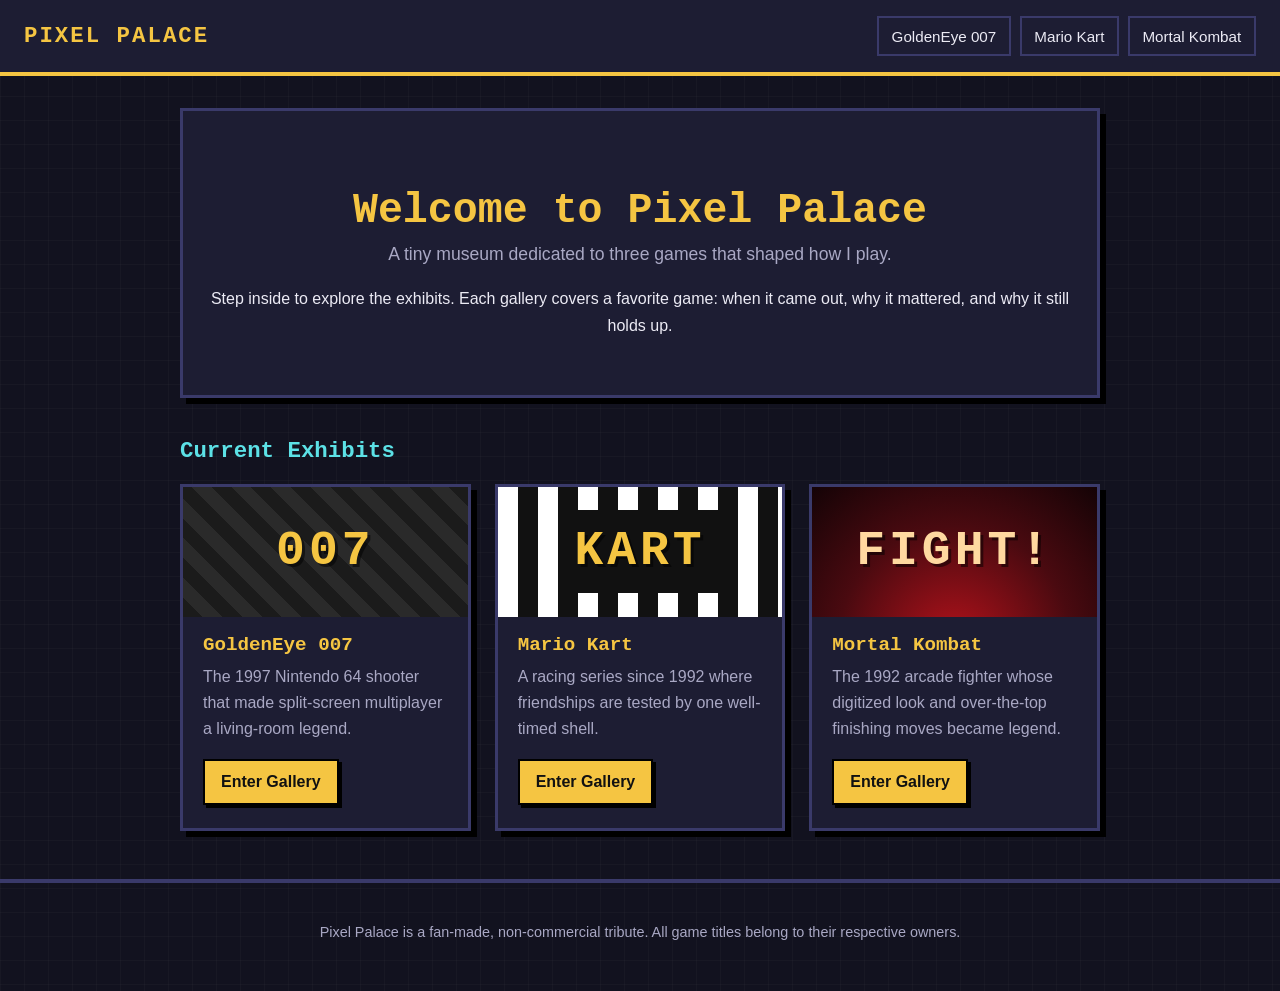
<file: index.html>
<!DOCTYPE html>
<html lang="en">
<head>
  <meta charset="UTF-8">
  <meta name="viewport" content="width=device-width, initial-scale=1">
  <title>Pixel Palace – A Video Game Museum</title>
  <link rel="stylesheet" href="style.css">
</head>
<body>
  <header class="site-header">
    <a class="brand" href="index.html">Pixel Palace</a>
    <nav class="site-nav" aria-label="Main">
      <a href="game1.html">GoldenEye 007</a>
      <a href="game2.html">Mario Kart</a>
      <a href="game3.html">Mortal Kombat</a>
    </nav>
  </header>

  <main>
    <section class="hero">
      <h1>Welcome to Pixel Palace</h1>
      <p class="tagline">A tiny museum dedicated to three games that shaped how I play.</p>
      <p>Step inside to explore the exhibits. Each gallery covers a favorite game: when it came out, why it mattered, and why it still holds up.</p>
    </section>

    <h2>Current Exhibits</h2>
    <div class="exhibits">
      <article class="exhibit">
        <div class="exhibit-art art-bond">007</div>
        <div class="exhibit-body">
          <h3>GoldenEye 007</h3>
          <p>The 1997 Nintendo 64 shooter that made split-screen multiplayer a living-room legend.</p>
          <a class="btn" href="game1.html">Enter Gallery</a>
        </div>
      </article>

      <article class="exhibit">
        <div class="exhibit-art art-kart"><span>KART</span></div>
        <div class="exhibit-body">
          <h3>Mario Kart</h3>
          <p>A racing series since 1992 where friendships are tested by one well-timed shell.</p>
          <a class="btn" href="game2.html">Enter Gallery</a>
        </div>
      </article>

      <article class="exhibit">
        <div class="exhibit-art art-mk">FIGHT!</div>
        <div class="exhibit-body">
          <h3>Mortal Kombat</h3>
          <p>The 1992 arcade fighter whose digitized look and over-the-top finishing moves became legend.</p>
          <a class="btn" href="game3.html">Enter Gallery</a>
        </div>
      </article>
    </div>
  </main>

  <footer class="site-footer">
    <p>Pixel Palace is a fan-made, non-commercial tribute. All game titles belong to their respective owners.</p>
  </footer>
</body>
</html>
</file>
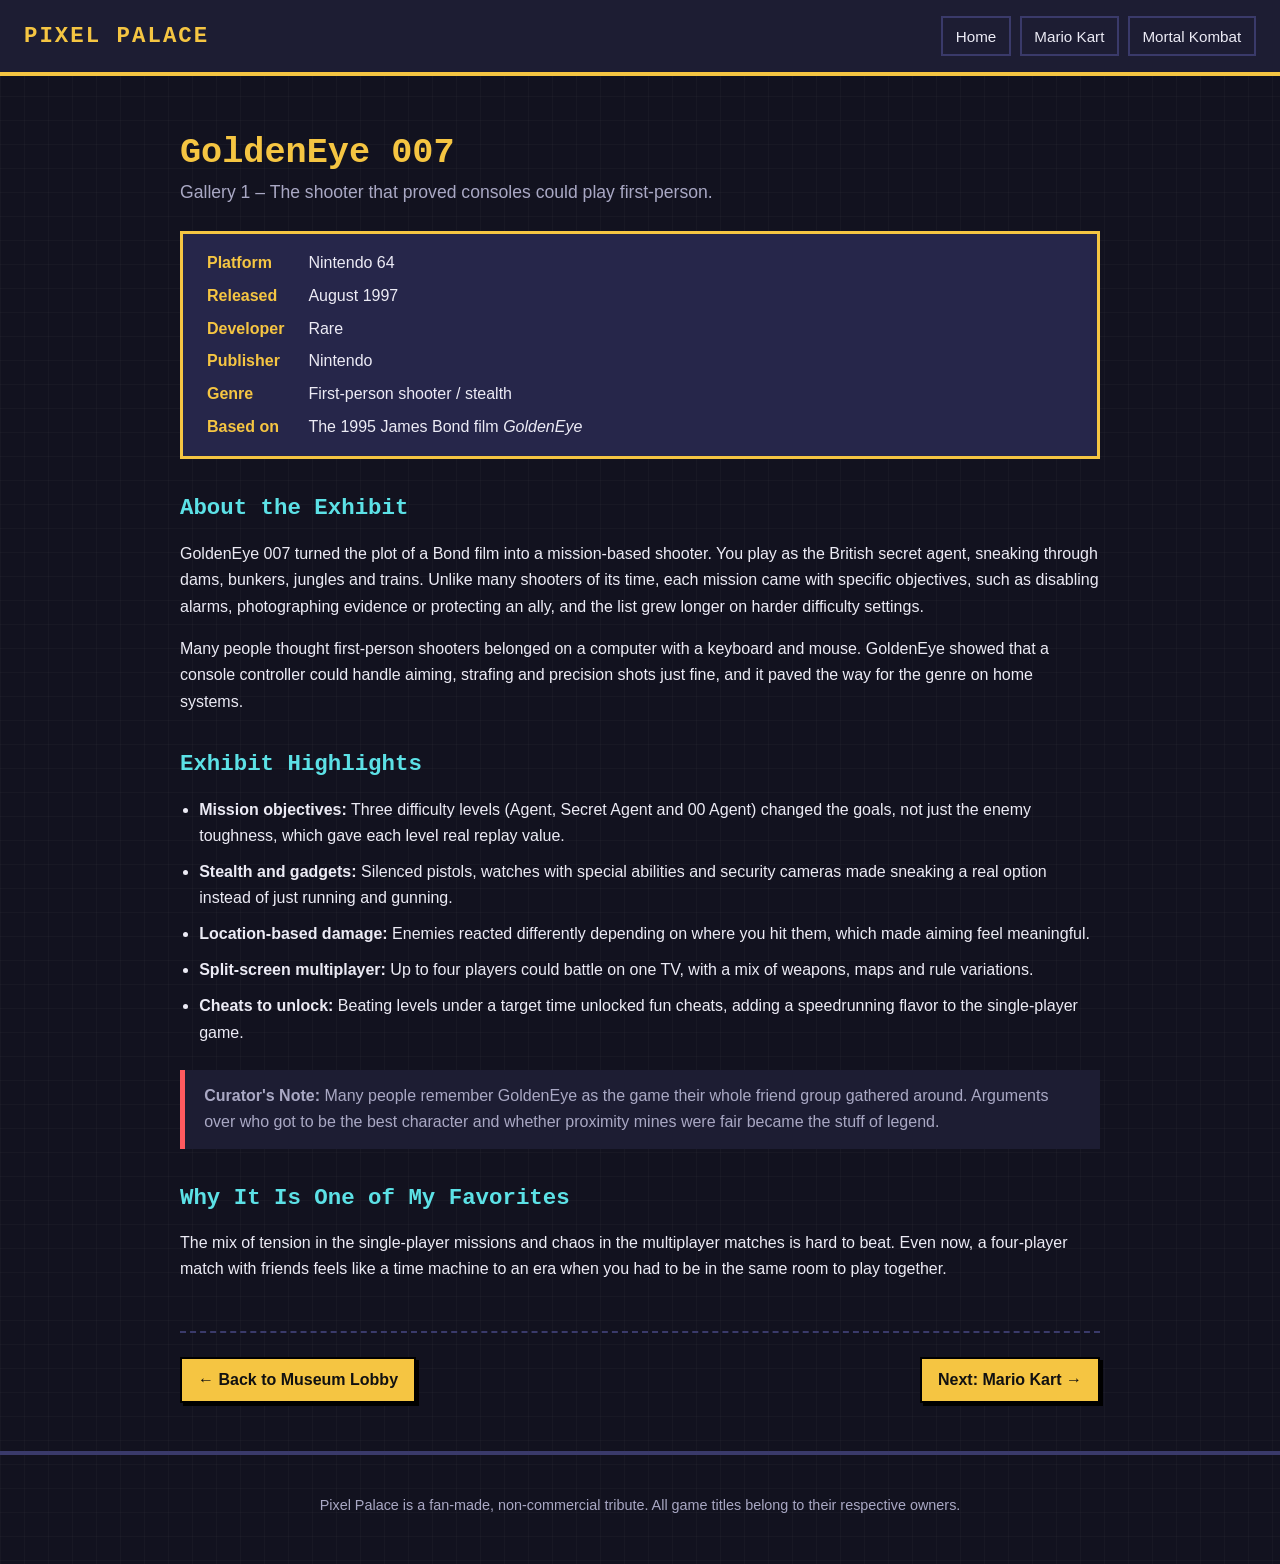
<file: game1.html>
<!DOCTYPE html>
<html lang="en">
<head>
  <meta charset="UTF-8">
  <meta name="viewport" content="width=device-width, initial-scale=1">
  <title>GoldenEye 007 – Pixel Palace</title>
  <link rel="stylesheet" href="style.css">
</head>
<body>
  <header class="site-header">
    <a class="brand" href="index.html">Pixel Palace</a>
    <nav class="site-nav" aria-label="Main">
      <a href="index.html">Home</a>
      <a href="game2.html">Mario Kart</a>
      <a href="game3.html">Mortal Kombat</a>
    </nav>
  </header>

  <main>
    <h1>GoldenEye 007</h1>
    <p class="tagline">Gallery 1 – The shooter that proved consoles could play first-person.</p>

    <section class="placard" aria-label="Exhibit placard">
      <dl>
        <dt>Platform</dt><dd>Nintendo 64</dd>
        <dt>Released</dt><dd>August 1997</dd>
        <dt>Developer</dt><dd>Rare</dd>
        <dt>Publisher</dt><dd>Nintendo</dd>
        <dt>Genre</dt><dd>First-person shooter / stealth</dd>
        <dt>Based on</dt><dd>The 1995 James Bond film <em>GoldenEye</em></dd>
      </dl>
    </section>

    <h2>About the Exhibit</h2>
    <p>GoldenEye 007 turned the plot of a Bond film into a mission-based shooter. You play as the British secret agent, sneaking through dams, bunkers, jungles and trains. Unlike many shooters of its time, each mission came with specific objectives, such as disabling alarms, photographing evidence or protecting an ally, and the list grew longer on harder difficulty settings.</p>
    <p>Many people thought first-person shooters belonged on a computer with a keyboard and mouse. GoldenEye showed that a console controller could handle aiming, strafing and precision shots just fine, and it paved the way for the genre on home systems.</p>

    <h2>Exhibit Highlights</h2>
    <ul class="highlights">
      <li><strong>Mission objectives:</strong> Three difficulty levels (Agent, Secret Agent and 00 Agent) changed the goals, not just the enemy toughness, which gave each level real replay value.</li>
      <li><strong>Stealth and gadgets:</strong> Silenced pistols, watches with special abilities and security cameras made sneaking a real option instead of just running and gunning.</li>
      <li><strong>Location-based damage:</strong> Enemies reacted differently depending on where you hit them, which made aiming feel meaningful.</li>
      <li><strong>Split-screen multiplayer:</strong> Up to four players could battle on one TV, with a mix of weapons, maps and rule variations.</li>
      <li><strong>Cheats to unlock:</strong> Beating levels under a target time unlocked fun cheats, adding a speedrunning flavor to the single-player game.</li>
    </ul>

    <div class="callout">
      <strong>Curator's Note:</strong> Many people remember GoldenEye as the game their whole friend group gathered around. Arguments over who got to be the best character and whether proximity mines were fair became the stuff of legend.
    </div>

    <h2>Why It Is One of My Favorites</h2>
    <p>The mix of tension in the single-player missions and chaos in the multiplayer matches is hard to beat. Even now, a four-player match with friends feels like a time machine to an era when you had to be in the same room to play together.</p>

    <nav class="page-nav" aria-label="Page navigation">
      <a class="btn" href="index.html">&larr; Back to Museum Lobby</a>
      <a class="btn" href="game2.html">Next: Mario Kart &rarr;</a>
    </nav>
  </main>

  <footer class="site-footer">
    <p>Pixel Palace is a fan-made, non-commercial tribute. All game titles belong to their respective owners.</p>
  </footer>
</body>
</html>
</file>
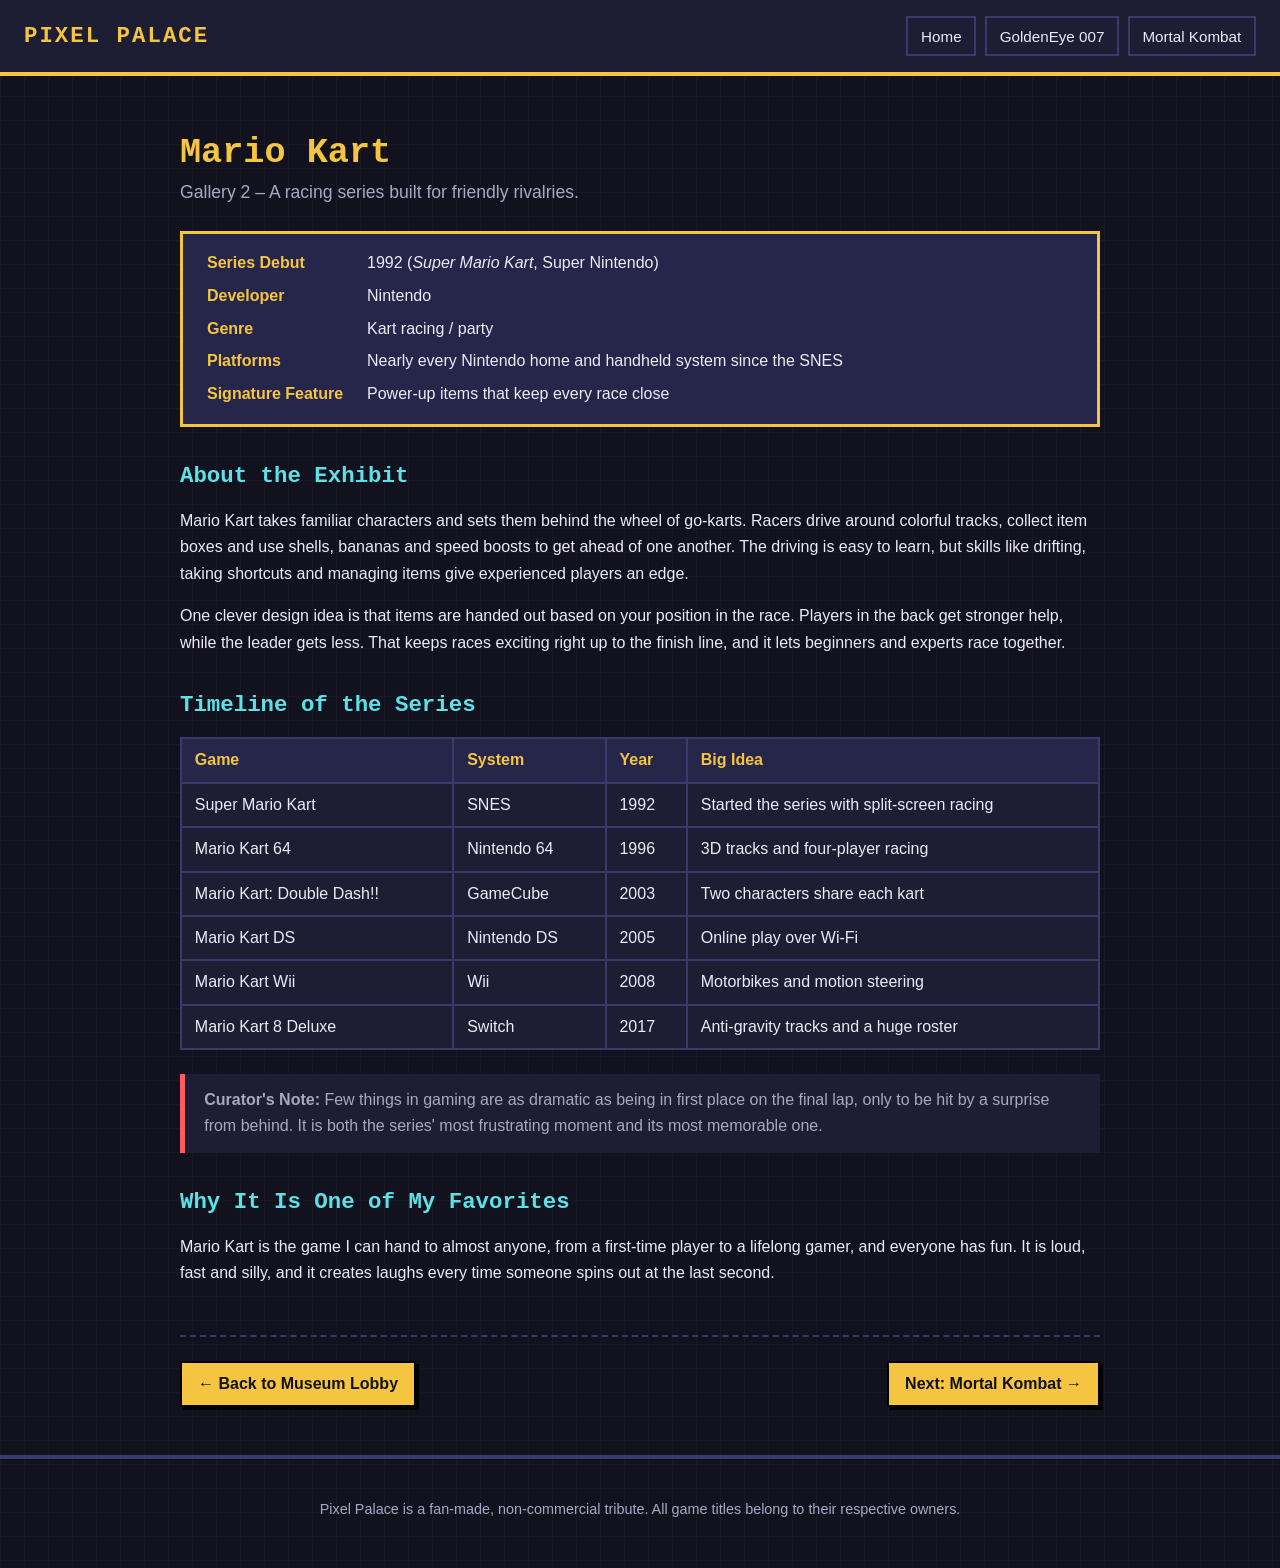
<file: game2.html>
<!DOCTYPE html>
<html lang="en">
<head>
  <meta charset="UTF-8">
  <meta name="viewport" content="width=device-width, initial-scale=1">
  <title>Mario Kart – Pixel Palace</title>
  <link rel="stylesheet" href="style.css">
</head>
<body>
  <header class="site-header">
    <a class="brand" href="index.html">Pixel Palace</a>
    <nav class="site-nav" aria-label="Main">
      <a href="index.html">Home</a>
      <a href="game1.html">GoldenEye 007</a>
      <a href="game3.html">Mortal Kombat</a>
    </nav>
  </header>

  <main>
    <h1>Mario Kart</h1>
    <p class="tagline">Gallery 2 – A racing series built for friendly rivalries.</p>

    <section class="placard" aria-label="Exhibit placard">
      <dl>
        <dt>Series Debut</dt><dd>1992 (<em>Super Mario Kart</em>, Super Nintendo)</dd>
        <dt>Developer</dt><dd>Nintendo</dd>
        <dt>Genre</dt><dd>Kart racing / party</dd>
        <dt>Platforms</dt><dd>Nearly every Nintendo home and handheld system since the SNES</dd>
        <dt>Signature Feature</dt><dd>Power-up items that keep every race close</dd>
      </dl>
    </section>

    <h2>About the Exhibit</h2>
    <p>Mario Kart takes familiar characters and sets them behind the wheel of go-karts. Racers drive around colorful tracks, collect item boxes and use shells, bananas and speed boosts to get ahead of one another. The driving is easy to learn, but skills like drifting, taking shortcuts and managing items give experienced players an edge.</p>
    <p>One clever design idea is that items are handed out based on your position in the race. Players in the back get stronger help, while the leader gets less. That keeps races exciting right up to the finish line, and it lets beginners and experts race together.</p>

    <h2>Timeline of the Series</h2>
    <table class="timeline">
      <thead>
        <tr><th>Game</th><th>System</th><th>Year</th><th>Big Idea</th></tr>
      </thead>
      <tbody>
        <tr><td>Super Mario Kart</td><td>SNES</td><td>1992</td><td>Started the series with split-screen racing</td></tr>
        <tr><td>Mario Kart 64</td><td>Nintendo 64</td><td>1996</td><td>3D tracks and four-player racing</td></tr>
        <tr><td>Mario Kart: Double Dash!!</td><td>GameCube</td><td>2003</td><td>Two characters share each kart</td></tr>
        <tr><td>Mario Kart DS</td><td>Nintendo DS</td><td>2005</td><td>Online play over Wi-Fi</td></tr>
        <tr><td>Mario Kart Wii</td><td>Wii</td><td>2008</td><td>Motorbikes and motion steering</td></tr>
        <tr><td>Mario Kart 8 Deluxe</td><td>Switch</td><td>2017</td><td>Anti-gravity tracks and a huge roster</td></tr>
      </tbody>
    </table>

    <div class="callout">
      <strong>Curator's Note:</strong> Few things in gaming are as dramatic as being in first place on the final lap, only to be hit by a surprise from behind. It is both the series' most frustrating moment and its most memorable one.
    </div>

    <h2>Why It Is One of My Favorites</h2>
    <p>Mario Kart is the game I can hand to almost anyone, from a first-time player to a lifelong gamer, and everyone has fun. It is loud, fast and silly, and it creates laughs every time someone spins out at the last second.</p>

    <nav class="page-nav" aria-label="Page navigation">
      <a class="btn" href="index.html">&larr; Back to Museum Lobby</a>
      <a class="btn" href="game3.html">Next: Mortal Kombat &rarr;</a>
    </nav>
  </main>

  <footer class="site-footer">
    <p>Pixel Palace is a fan-made, non-commercial tribute. All game titles belong to their respective owners.</p>
  </footer>
</body>
</html>
</file>
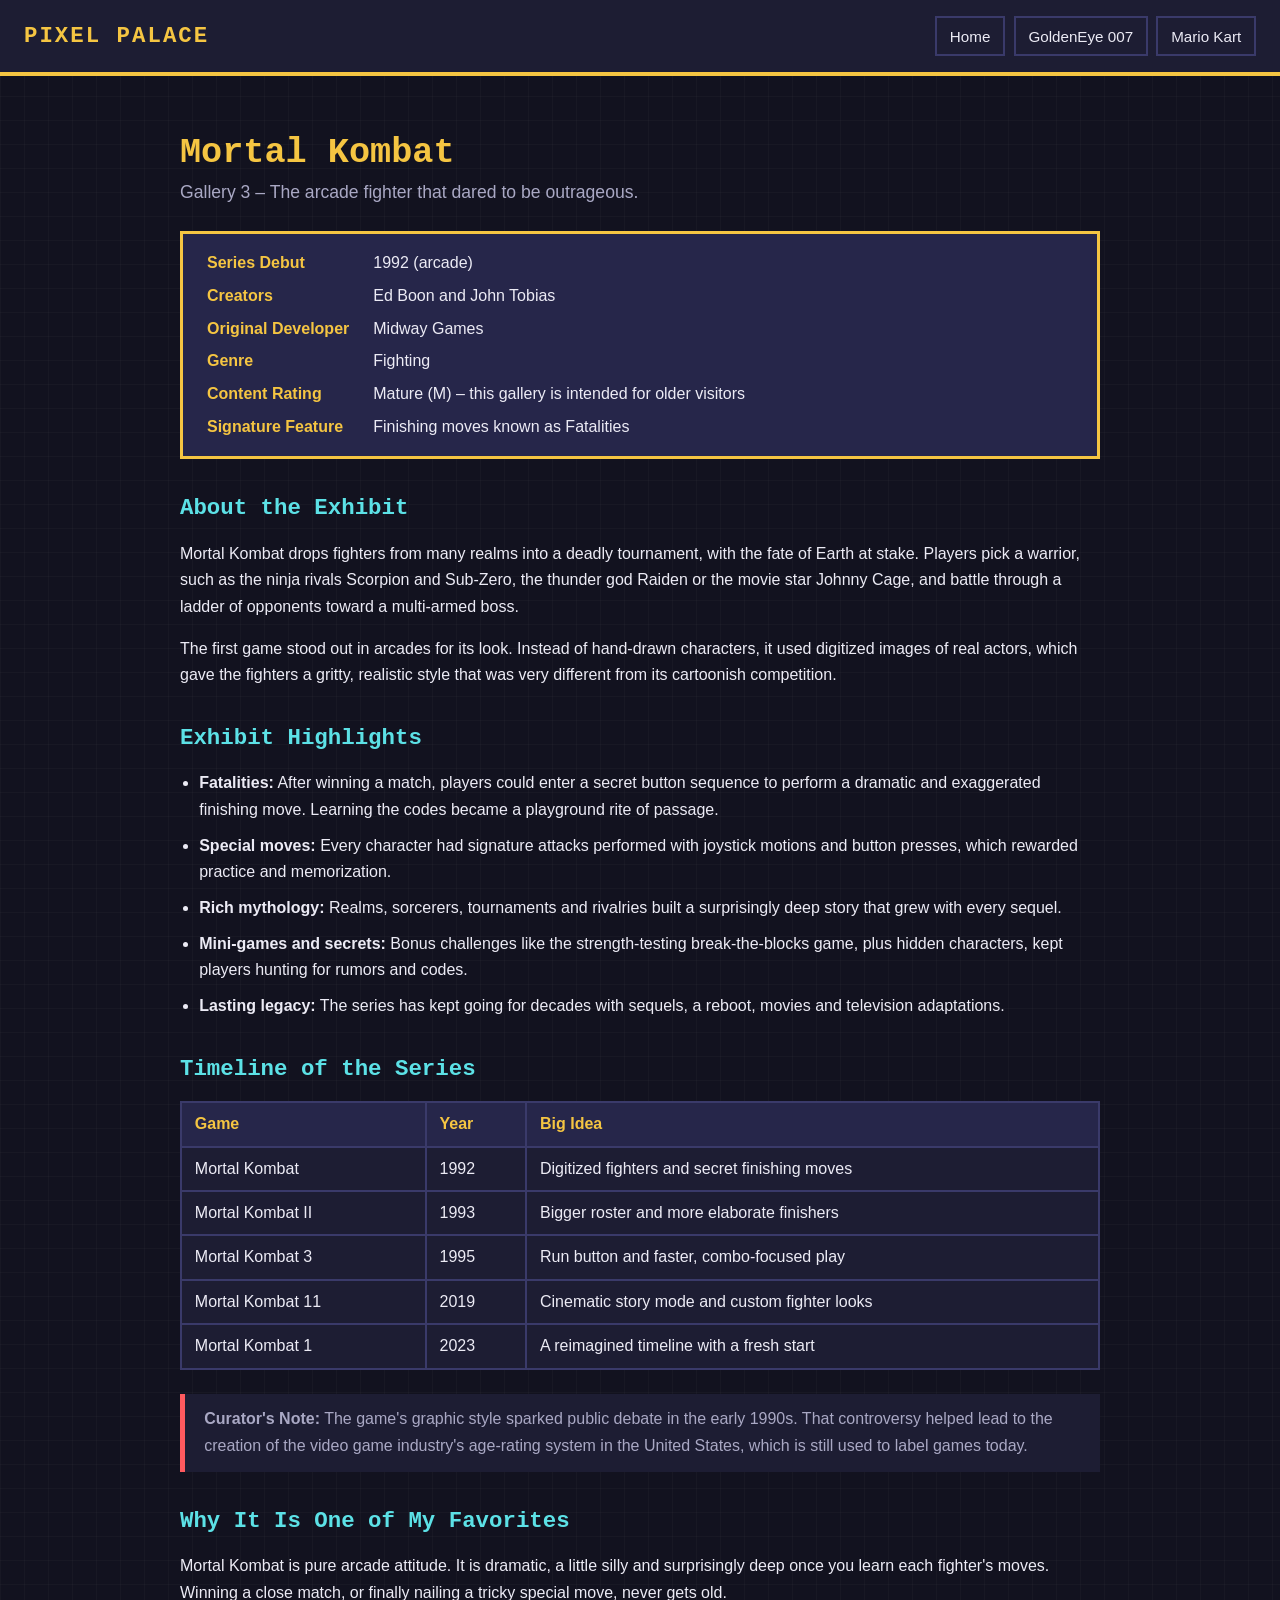
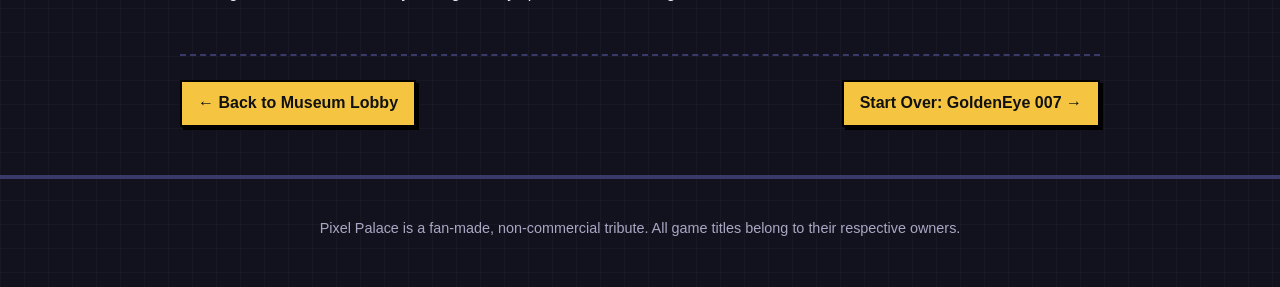
<file: game3.html>
<!DOCTYPE html>
<html lang="en">
<head>
  <meta charset="UTF-8">
  <meta name="viewport" content="width=device-width, initial-scale=1">
  <title>Mortal Kombat – Pixel Palace</title>
  <link rel="stylesheet" href="style.css">
</head>
<body>
  <header class="site-header">
    <a class="brand" href="index.html">Pixel Palace</a>
    <nav class="site-nav" aria-label="Main">
      <a href="index.html">Home</a>
      <a href="game1.html">GoldenEye 007</a>
      <a href="game2.html">Mario Kart</a>
    </nav>
  </header>

  <main>
    <h1>Mortal Kombat</h1>
    <p class="tagline">Gallery 3 – The arcade fighter that dared to be outrageous.</p>

    <section class="placard" aria-label="Exhibit placard">
      <dl>
        <dt>Series Debut</dt><dd>1992 (arcade)</dd>
        <dt>Creators</dt><dd>Ed Boon and John Tobias</dd>
        <dt>Original Developer</dt><dd>Midway Games</dd>
        <dt>Genre</dt><dd>Fighting</dd>
        <dt>Content Rating</dt><dd>Mature (M) – this gallery is intended for older visitors</dd>
        <dt>Signature Feature</dt><dd>Finishing moves known as Fatalities</dd>
      </dl>
    </section>

    <h2>About the Exhibit</h2>
    <p>Mortal Kombat drops fighters from many realms into a deadly tournament, with the fate of Earth at stake. Players pick a warrior, such as the ninja rivals Scorpion and Sub-Zero, the thunder god Raiden or the movie star Johnny Cage, and battle through a ladder of opponents toward a multi-armed boss.</p>
    <p>The first game stood out in arcades for its look. Instead of hand-drawn characters, it used digitized images of real actors, which gave the fighters a gritty, realistic style that was very different from its cartoonish competition.</p>

    <h2>Exhibit Highlights</h2>
    <ul class="highlights">
      <li><strong>Fatalities:</strong> After winning a match, players could enter a secret button sequence to perform a dramatic and exaggerated finishing move. Learning the codes became a playground rite of passage.</li>
      <li><strong>Special moves:</strong> Every character had signature attacks performed with joystick motions and button presses, which rewarded practice and memorization.</li>
      <li><strong>Rich mythology:</strong> Realms, sorcerers, tournaments and rivalries built a surprisingly deep story that grew with every sequel.</li>
      <li><strong>Mini-games and secrets:</strong> Bonus challenges like the strength-testing break-the-blocks game, plus hidden characters, kept players hunting for rumors and codes.</li>
      <li><strong>Lasting legacy:</strong> The series has kept going for decades with sequels, a reboot, movies and television adaptations.</li>
    </ul>

    <h2>Timeline of the Series</h2>
    <table class="timeline">
      <thead>
        <tr><th>Game</th><th>Year</th><th>Big Idea</th></tr>
      </thead>
      <tbody>
        <tr><td>Mortal Kombat</td><td>1992</td><td>Digitized fighters and secret finishing moves</td></tr>
        <tr><td>Mortal Kombat II</td><td>1993</td><td>Bigger roster and more elaborate finishers</td></tr>
        <tr><td>Mortal Kombat 3</td><td>1995</td><td>Run button and faster, combo-focused play</td></tr>
        <tr><td>Mortal Kombat 11</td><td>2019</td><td>Cinematic story mode and custom fighter looks</td></tr>
        <tr><td>Mortal Kombat 1</td><td>2023</td><td>A reimagined timeline with a fresh start</td></tr>
      </tbody>
    </table>

    <div class="callout">
      <strong>Curator's Note:</strong> The game's graphic style sparked public debate in the early 1990s. That controversy helped lead to the creation of the video game industry's age-rating system in the United States, which is still used to label games today.
    </div>

    <h2>Why It Is One of My Favorites</h2>
    <p>Mortal Kombat is pure arcade attitude. It is dramatic, a little silly and surprisingly deep once you learn each fighter's moves. Winning a close match, or finally nailing a tricky special move, never gets old.</p>

    <nav class="page-nav" aria-label="Page navigation">
      <a class="btn" href="index.html">&larr; Back to Museum Lobby</a>
      <a class="btn" href="game1.html">Start Over: GoldenEye 007 &rarr;</a>
    </nav>
  </main>

  <footer class="site-footer">
    <p>Pixel Palace is a fan-made, non-commercial tribute. All game titles belong to their respective owners.</p>
  </footer>
</body>
</html>
</file>
<file: style.css>
/* Pixel Palace Video Game Museum - shared stylesheet (no external resources) */
:root {
  --bg: #12121f;
  --panel: #1d1d33;
  --panel-2: #26264a;
  --text: #ecebf5;
  --muted: #a9a8c4;
  --gold: #f5c542;
  --accent: #5ce1e6;
  --red: #ff5a5f;
  --border: #3a3a6a;
}

* { box-sizing: border-box; }

body {
  margin: 0;
  background: var(--bg);
  background-image:
    linear-gradient(rgba(255,255,255,0.025) 1px, transparent 1px),
    linear-gradient(90deg, rgba(255,255,255,0.025) 1px, transparent 1px);
  background-size: 24px 24px;
  color: var(--text);
  font-family: "Trebuchet MS", "Segoe UI", Helvetica, Arial, sans-serif;
  line-height: 1.65;
}

a { color: var(--accent); }
a:hover, a:focus { color: var(--gold); }

.site-header {
  background: var(--panel);
  border-bottom: 4px solid var(--gold);
  padding: 1rem 1.5rem;
  display: flex;
  flex-wrap: wrap;
  align-items: center;
  justify-content: space-between;
  gap: 0.75rem;
}

.brand {
  font-family: "Courier New", Courier, monospace;
  font-size: 1.4rem;
  font-weight: bold;
  letter-spacing: 2px;
  color: var(--gold);
  text-decoration: none;
  text-transform: uppercase;
}

.site-nav a {
  display: inline-block;
  margin-left: 0.25rem;
  padding: 0.35rem 0.8rem;
  border: 2px solid var(--border);
  color: var(--text);
  text-decoration: none;
  font-size: 0.95rem;
}

.site-nav a:hover, .site-nav a:focus {
  border-color: var(--gold);
  color: var(--gold);
}

main {
  max-width: 960px;
  margin: 0 auto;
  padding: 2rem 1.25rem 3rem;
}

h1, h2, h3 {
  font-family: "Courier New", Courier, monospace;
  line-height: 1.2;
}

h1 { font-size: 2.2rem; color: var(--gold); margin-bottom: 0.25rem; }
h2 { font-size: 1.4rem; color: var(--accent); margin-top: 2.25rem; }

.tagline { color: var(--muted); font-size: 1.1rem; margin-top: 0; }

/* Hero banner on home page */
.hero {
  text-align: center;
  padding: 2.5rem 1rem;
  background: var(--panel);
  border: 3px solid var(--border);
  box-shadow: 6px 6px 0 #000;
  margin-bottom: 2.5rem;
}

.hero h1 { font-size: 2.6rem; }

/* Exhibit cards */
.exhibits {
  display: grid;
  grid-template-columns: repeat(auto-fit, minmax(250px, 1fr));
  gap: 1.5rem;
}

.exhibit {
  background: var(--panel);
  border: 3px solid var(--border);
  box-shadow: 6px 6px 0 #000;
  display: flex;
  flex-direction: column;
}

.exhibit-art {
  height: 130px;
  display: flex;
  align-items: center;
  justify-content: center;
  font-family: "Courier New", Courier, monospace;
  font-size: 3rem;
  font-weight: bold;
  color: #fff;
  letter-spacing: 4px;
  text-shadow: 3px 3px 0 rgba(0,0,0,0.5);
}

.art-bond  { background: repeating-linear-gradient(45deg, #1b1b1b, #1b1b1b 14px, #2a2a2a 14px, #2a2a2a 28px); color: var(--gold); }
.art-kart  { background: repeating-linear-gradient(90deg, #fff 0 20px, #111 20px 40px); }
.art-kart span { background: #111; padding: 0.1rem 0.8rem; color: var(--gold); }
.art-mk    { background: radial-gradient(circle at 50% 120%, #b3121b 0, #4a0a10 55%, #140306 100%); color: #ffd9a0; }

.exhibit-body { padding: 1.1rem 1.25rem 1.4rem; flex: 1; display: flex; flex-direction: column; }
.exhibit-body h3 { margin: 0 0 0.4rem; font-size: 1.2rem; color: var(--gold); }
.exhibit-body p { margin: 0 0 1rem; color: var(--muted); flex: 1; }

.btn {
  display: inline-block;
  align-self: flex-start;
  background: var(--gold);
  color: #111;
  font-weight: bold;
  text-decoration: none;
  padding: 0.5rem 1rem;
  border: 2px solid #000;
  box-shadow: 3px 3px 0 #000;
}

.btn:hover, .btn:focus { background: var(--accent); color: #111; }

/* Placard (fact box) on game pages */
.placard {
  background: var(--panel-2);
  border: 3px solid var(--gold);
  padding: 1rem 1.5rem;
  margin: 1.5rem 0;
}

.placard dl {
  display: grid;
  grid-template-columns: max-content 1fr;
  gap: 0.4rem 1.5rem;
  margin: 0;
}

.placard dt { color: var(--gold); font-weight: bold; }
.placard dd { margin: 0; }

.callout {
  border-left: 5px solid var(--red);
  background: var(--panel);
  padding: 0.8rem 1.2rem;
  margin: 1.5rem 0;
  color: var(--muted);
}

ul.highlights { padding-left: 1.2rem; }
ul.highlights li { margin-bottom: 0.6rem; }

table.timeline {
  width: 100%;
  border-collapse: collapse;
  margin: 1rem 0;
  background: var(--panel);
}

table.timeline th, table.timeline td {
  border: 2px solid var(--border);
  padding: 0.5rem 0.8rem;
  text-align: left;
}

table.timeline th { background: var(--panel-2); color: var(--gold); }

.page-nav {
  display: flex;
  flex-wrap: wrap;
  justify-content: space-between;
  gap: 1rem;
  margin-top: 3rem;
  padding-top: 1.5rem;
  border-top: 2px dashed var(--border);
}

.site-footer {
  text-align: center;
  color: var(--muted);
  font-size: 0.9rem;
  padding: 1.5rem 1rem 2rem;
  border-top: 4px solid var(--border);
}

@media (max-width: 560px) {
  h1, .hero h1 { font-size: 1.8rem; }
  .placard dl { grid-template-columns: 1fr; gap: 0; }
  .placard dd { margin-bottom: 0.6rem; }
}
</file>
